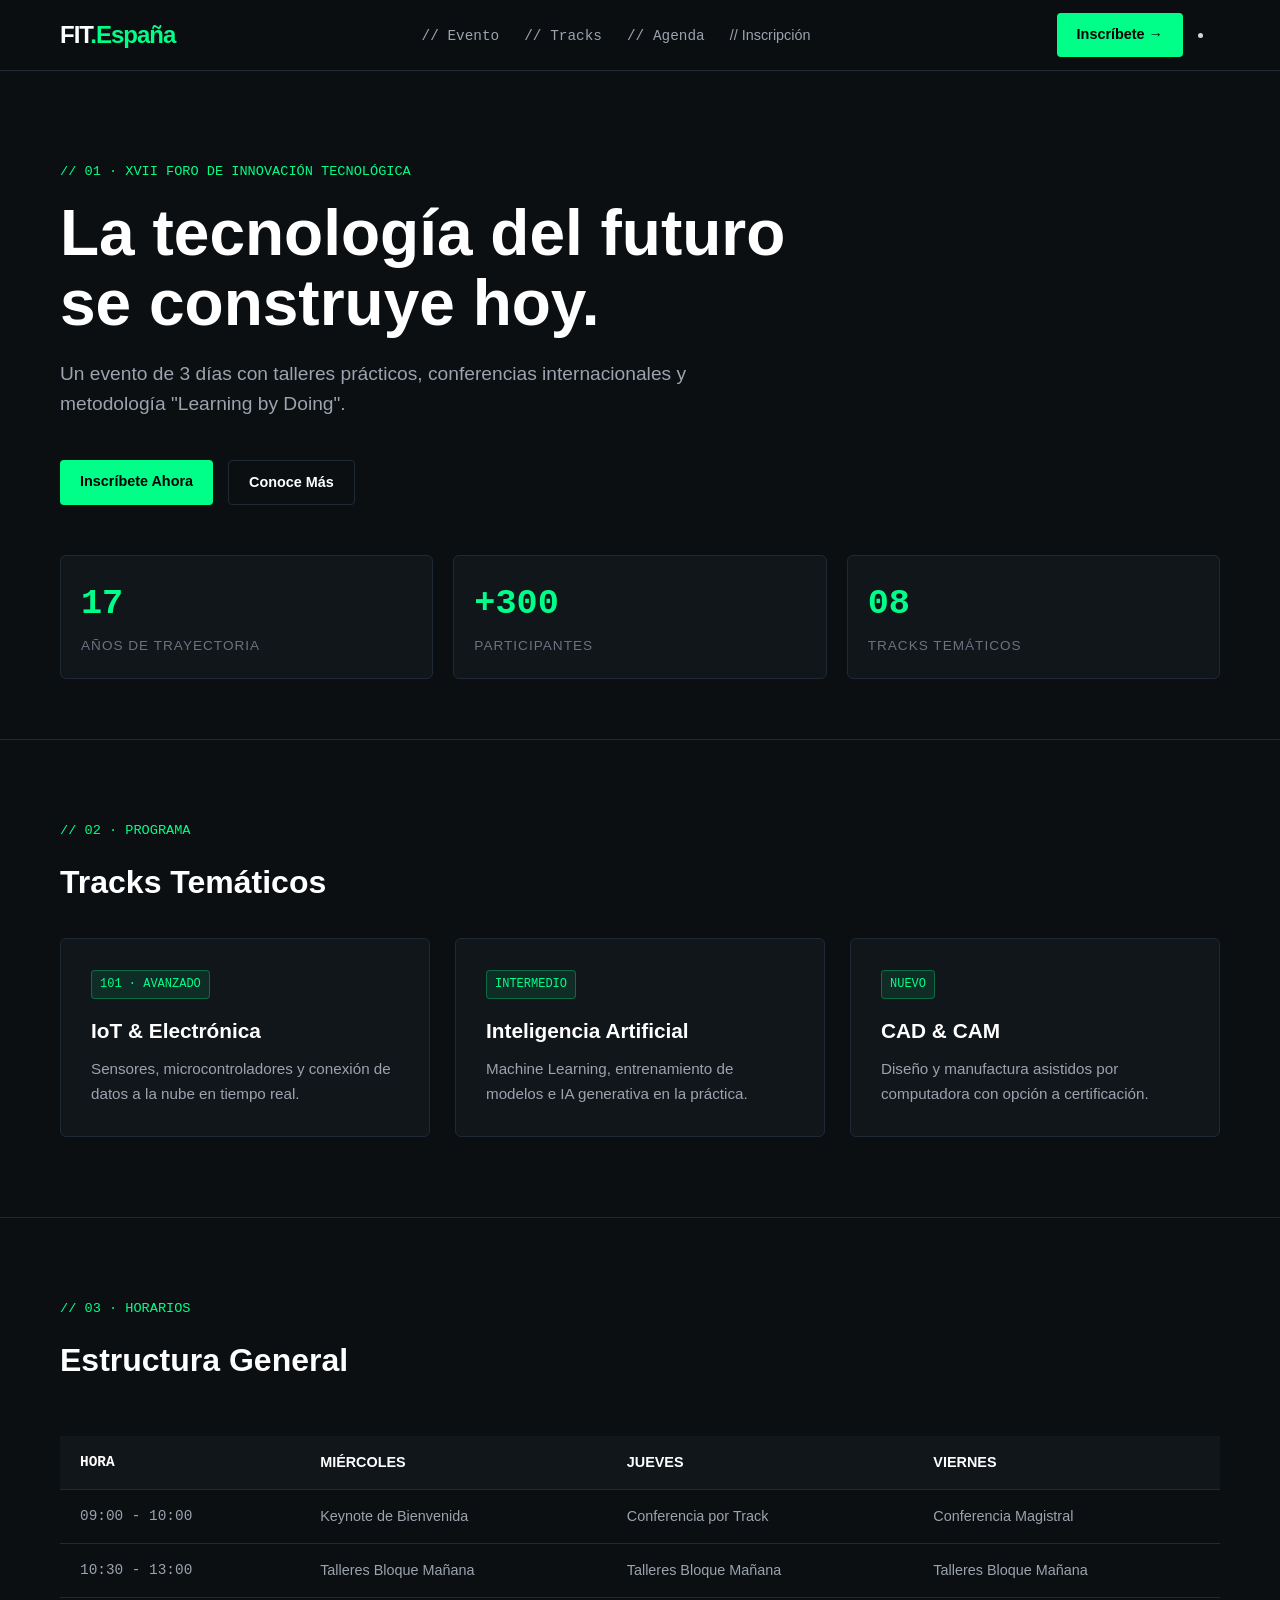
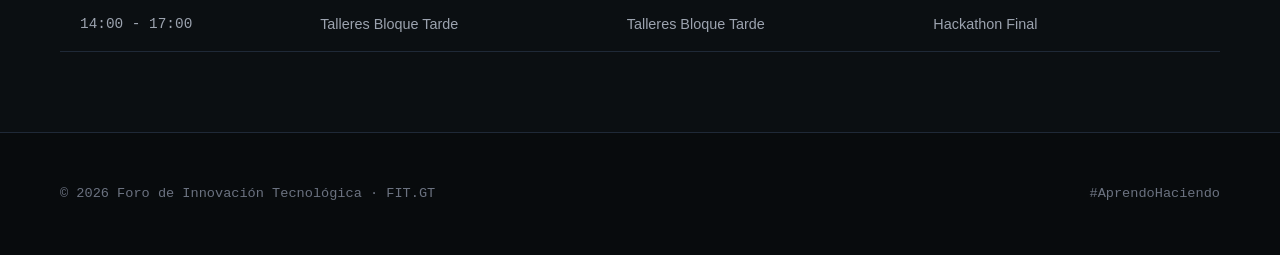
<file: index.html>
<!DOCTYPE html>
<html lang="es">
<head>
  <meta charset="UTF-8" />
  <meta name="viewport" content="width=device-width, initial-scale=1.0" />
  <title>FIT Style - Template</title>
  <link rel="stylesheet" href="style.css" />
</head>
<body>

  <header>
    <div class="container nav-container">
      <div class="logo">FIT<span>.España</span></div>
      
      <nav id="nav-menu">
        <ul>
          <li><a href="#about" class="mono">// Evento</a></li>
          <li><a href="#tracks" class="mono">// Tracks</a></li>
          <li><a href="#agenda" class="mono">// Agenda</a></li>
          <li> <a class="nav-link" href="formulario.html">  // Inscripción</a>
</li>
        </ul>
      </nav>

      <div class="header-actions">
        <a href="#register" class="btn">Inscríbete →</a>
        <li>
</li>
        <button class="mobile-toggle" id="menu-toggle" aria-label="Abrir Menú">☰</button>
      </div>
    </div>
  </header>

  <!-- HERO SECTION -->
  <section class="hero" id="about">
    <div class="container">
      <span class="tag-prefix mono">// 01 · XVII FORO DE INNOVACIÓN TECNOLÓGICA</span>
      <h1>La tecnología del futuro<br>se construye hoy.</h1>
      <p>Un evento de 3 días con talleres prácticos, conferencias internacionales y metodología "Learning by Doing".</p>
      
      <div class="cta-group">
        <a href="#register" class="btn">Inscríbete Ahora</a>
        <a href="#tracks" class="btn btn-outline">Conoce Más</a>
      </div>

      <!-- METRICS -->
      <div class="stats-grid">
        <div class="stat-card">
          <span class="stat-number mono">17</span>
          <span class="stat-label">Años de Trayectoria</span>
        </div>
        <div class="stat-card">
          <span class="stat-number mono">+300</span>
          <span class="stat-label">Participantes</span>
        </div>
        <div class="stat-card">
          <span class="stat-number mono">08</span>
          <span class="stat-label">Tracks Temáticos</span>
        </div>
      </div>
    </div>
  </section>

  <!-- TRACKS / PROGRAMA -->
  <section id="tracks">
    <div class="container">
      <span class="tag-prefix mono">// 02 · PROGRAMA</span>
      <h2 class="section-title">Tracks Temáticos</h2>

      <div class="cards-grid">
        <div class="card">
          <span class="card-badge mono">101 · AVANZADO</span>
          <h3>IoT & Electrónica</h3>
          <p>Sensores, microcontroladores y conexión de datos a la nube en tiempo real.</p>
        </div>

        <div class="card">
          <span class="card-badge mono">INTERMEDIO</span>
          <h3>Inteligencia Artificial</h3>
          <p>Machine Learning, entrenamiento de modelos e IA generativa en la práctica.</p>
        </div>

        <div class="card">
          <span class="card-badge mono">NUEVO</span>
          <h3>CAD & CAM</h3>
          <p>Diseño y manufactura asistidos por computadora con opción a certificación.</p>
        </div>
      </div>
    </div>
  </section>

  <!-- AGENDA SECTION -->
  <section id="agenda">
    <div class="container">
      <span class="tag-prefix mono">// 03 · HORARIOS</span>
      <h2 class="section-title">Estructura General</h2>

      <div class="table-wrapper">
        <table class="schedule-table">
          <thead>
            <tr>
              <th class="mono">HORA</th>
              <th>MIÉRCOLES</th>
              <th>JUEVES</th>
              <th>VIERNES</th>
            </tr>
          </thead>
          <tbody>
            <tr>
              <td class="mono">09:00 - 10:00</td>
              <td>Keynote de Bienvenida</td>
              <td>Conferencia por Track</td>
              <td>Conferencia Magistral</td>
            </tr>
            <tr>
              <td class="mono">10:30 - 13:00</td>
              <td>Talleres Bloque Mañana</td>
              <td>Talleres Bloque Mañana</td>
              <td>Talleres Bloque Mañana</td>
            </tr>
            <tr>
              <td class="mono">14:00 - 17:00</td>
              <td>Talleres Bloque Tarde</td>
              <td>Talleres Bloque Tarde</td>
              <td>Hackathon Final</td>
            </tr>
          </tbody>
        </table>
      </div>
    </div>
  </section>

  <!-- FOOTER -->
  <footer>
    <div class="container footer-flex">
      <div class="mono">
        © 2026 Foro de Innovación Tecnológica · FIT.GT
      </div>
      <div class="mono">
        #AprendoHaciendo
      </div>
    </div>
  </footer>

  <script src="app.js"></script>
</body>
</html>
</file>
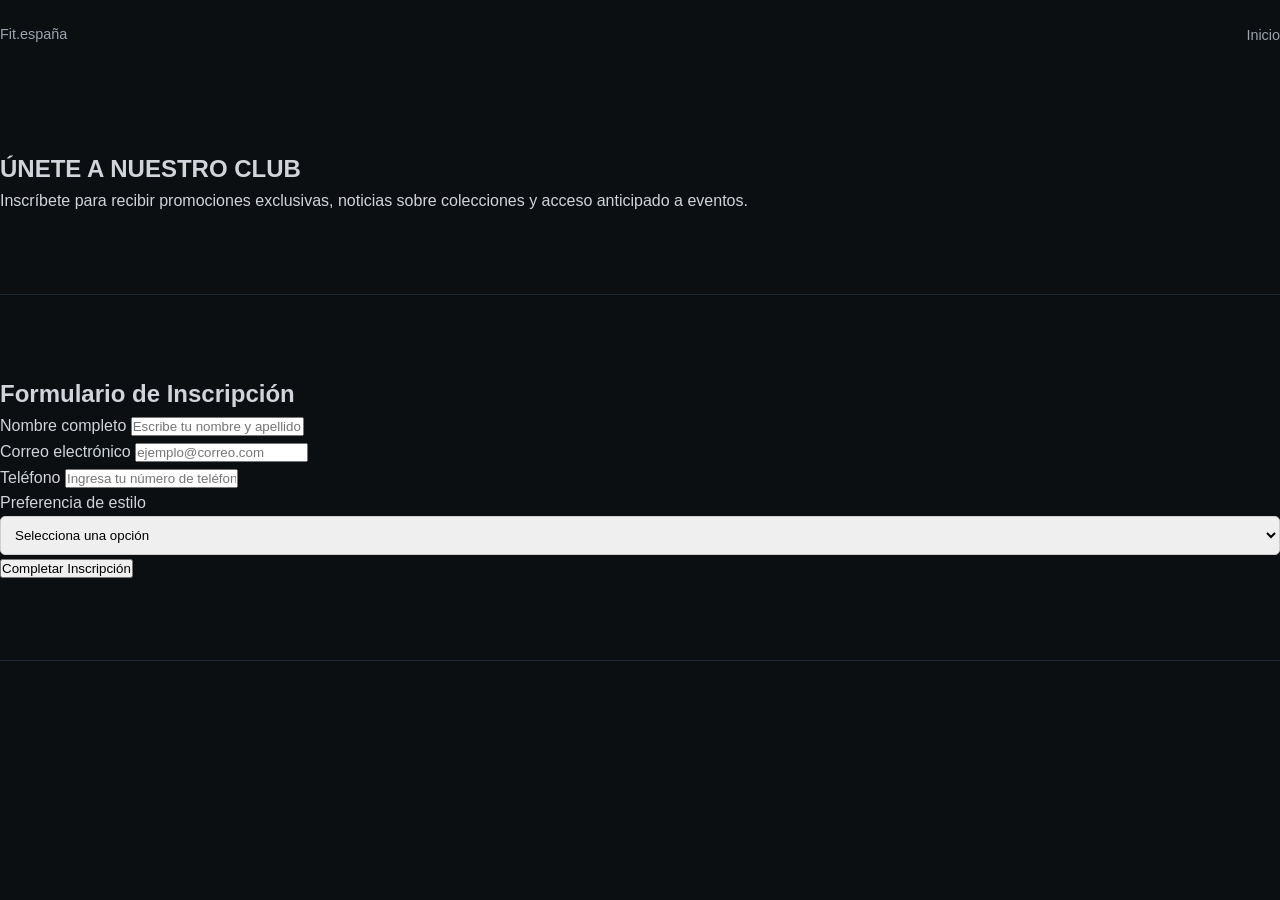
<file: formulario.html>
<!DOCTYPE html>
<html lang="es">

<head>
    <meta charset="UTF-8">
    <meta name="viewport" content="width=device-width, initial-scale=1.0">
    <title>Inscripción </title>
    <link rel="stylesheet" href="style.css">
</head>

<body>

    <nav class="navbar">
        <div class="nav-container">
            <a class="navbar-brand" href="#">
                Fit.españa
            </a>

            <ul class="nav-menu">
                <li>
                    <a class="nav-link" href="index.html">
                        Inicio
                    </a>
                </li>
                
            </ul>
        </div>
    </nav>


    <main class="main-container">

        <section class="bienvenida">
            <h1>
                ÚNETE A NUESTRO CLUB
            </h1>
            <p>
                Inscríbete para recibir promociones exclusivas, noticias sobre colecciones y acceso anticipado a eventos.
            </p>
        </section>


        <section class="bienvenida contacto-form">

            <h2>
                Formulario de Inscripción
            </h2>

            <form id="formularioInscripcion">

                <div class="campo">
                    <label for="nombre">
                        Nombre completo
                    </label>
                    <input
                        type="text"
                        id="nombre"
                        name="name"
                        placeholder="Escribe tu nombre y apellido"
                        required
                    >
                </div>

                <div class="campo">
                    <label for="correo">
                        Correo electrónico
                    </label>
                    <input
                        type="email"
                        id="correo"
                        name="email"
                        placeholder="ejemplo@correo.com"
                        required
                    >
                </div>

                <div class="campo">
                    <label for="telefono">
                        Teléfono
                    </label>
                    <input
                        type="tel"
                        id="telefono"
                        name="phone"
                        placeholder="Ingresa tu número de teléfono"
                    >
                </div>

                <div class="campo">
                    <label for="categoria">
                        Preferencia de estilo
                    </label>
                    <select id="categoria" name="category" required style="width: 100%; padding: 10px; border-radius: 5px; border: 1px solid #ccc;">
                        <option value="" disabled selected>Selecciona una opción</option>
                        <option value="chica">Mujer / Chica</option>
                        <option value="chico">Hombre / Chico</option>
                        <option value="ambos">Ambos</option>
                    </select>
                </div>

                <button
                    type="submit"
                    class="btn-agregar">
                    Completar Inscripción
                </button>

            </form>

            <h3 id="mensaje"></h3>

        </section>

    </main>


    <script>
        document
            .getElementById("formularioInscripcion")
            .addEventListener("submit", async function(event) {

                event.preventDefault();

                const formulario = document.getElementById("formularioInscripcion");
                const datos = new FormData(formulario);
                const mensaje = document.getElementById("mensaje");

                try {
                    const respuesta = await fetch(
                        "https://formspree.io/f/mgorakqr",
                        {
                            method: "POST",
                            body: datos,
                            headers: {
                                "Accept": "application/json"
                            }
                        }
                    );

                    if (respuesta.ok) {
                        mensaje.innerHTML = "✅ Te has inscrito correctamente.";
                        formulario.reset();
                    } else {
                        mensaje.innerHTML = "❌ No se pudo completar la inscripción.";
                    }

                } catch {
                    mensaje.innerHTML = "❌ Error al procesar el formulario.";
                }

            });
    </script>

</body>

</html>
</file>
<file: style.css>
/* RESET & BASE */
* {
  margin: 0;
  padding: 0;
  box-sizing: border-box;
}

body {
  background-color: #0b0f12;
  color: #d1d5db;
  font-family: 'Segoe UI', -apple-system, BlinkMacSystemFont, Roboto, sans-serif;
  line-height: 1.6;
  overflow-x: hidden;
}

.mono {
  font-family: 'Courier New', Courier, monospace;
}

/* CONTAINER */
.container {
  max-width: 1200px;
  margin: 0 auto;
  padding: 0 20px;
}

/* HEADER / NAVBAR */
header {
  border-bottom: 1px solid #1f2937;
  position: sticky;
  top: 0;
  background: rgba(11, 15, 18, 0.95);
  backdrop-filter: blur(8px);
  z-index: 100;
}

.nav-container {
  display: flex;
  justify-content: space-between;
  align-items: center;
  height: 70px;
}

.logo {
  font-weight: 800;
  font-size: 1.5rem;
  color: #ffffff;
  letter-spacing: -1px;
}

.logo span {
  color: #00ff88;
}

nav ul {
  display: flex;
  list-style: none;
  gap: 25px;
}

nav a {
  color: #9ca3af;
  text-decoration: none;
  font-size: 0.9rem;
  transition: color 0.2s;
}

nav a:hover {
  color: #00ff88;
}

.header-actions {
  display: flex;
  align-items: center;
  gap: 15px;
}

.mobile-toggle {
  display: none;
  background: transparent;
  border: 1px solid #1f2937;
  color: #00ff88;
  font-size: 1.2rem;
  padding: 5px 10px;
  border-radius: 4px;
  cursor: pointer;
}

/* BUTTONS */
.btn {
  display: inline-block;
  background-color: #00ff88;
  color: #000000;
  font-weight: 700;
  padding: 10px 20px;
  border-radius: 4px;
  text-decoration: none;
  font-size: 0.9rem;
  transition: transform 0.2s, background-color 0.2s;
}

.btn:hover {
  background-color: #00cc6a;
  transform: translateY(-2px);
}

.btn-outline {
  background: transparent;
  border: 1px solid #1f2937;
  color: #ffffff;
}

.btn-outline:hover {
  border-color: #00ff88;
  color: #00ff88;
  background: transparent;
}

/* HERO SECTION */
.hero {
  padding: 90px 0 60px;
  border-bottom: 1px solid #1f2937;
}

.tag-prefix {
  color: #00ff88;
  font-size: 0.85rem;
  margin-bottom: 15px;
  display: block;
}

.hero h1 {
  font-size: clamp(2.5rem, 5vw, 4rem);
  color: #ffffff;
  line-height: 1.1;
  margin-bottom: 20px;
  font-weight: 800;
}

.hero p {
  font-size: 1.2rem;
  color: #9ca3af;
  max-width: 650px;
  margin-bottom: 40px;
}

.cta-group {
  display: flex;
  gap: 15px;
  flex-wrap: wrap;
}

/* METRICS */
.stats-grid {
  display: grid;
  grid-template-columns: repeat(auto-fit, minmax(200px, 1fr));
  gap: 20px;
  margin-top: 50px;
}

.stat-card {
  background: #11161b;
  border: 1px solid #1f2937;
  padding: 20px;
  border-radius: 6px;
}

.stat-number {
  font-size: 2.2rem;
  font-weight: 800;
  color: #00ff88;
  display: block;
}

.stat-label {
  font-size: 0.85rem;
  color: #6b7280;
  text-transform: uppercase;
  letter-spacing: 1px;
}

/* SECTIONS COMMON */
section {
  padding: 80px 0;
  border-bottom: 1px solid #1f2937;
}

.section-title {
  font-size: 2rem;
  color: #ffffff;
  margin-bottom: 30px;
}

/* CARDS GRID (TRACKS) */
.cards-grid {
  display: grid;
  grid-template-columns: repeat(auto-fit, minmax(300px, 1fr));
  gap: 25px;
}

.card {
  background-color: #11161b;
  border: 1px solid #1f2937;
  padding: 30px;
  border-radius: 6px;
  transition: border-color 0.3s;
}

.card:hover {
  border-color: #00ff88;
}

.card-badge {
  font-size: 0.75rem;
  background: rgba(0, 255, 136, 0.1);
  color: #00ff88;
  padding: 4px 8px;
  border-radius: 4px;
  border: 1px solid rgba(0, 255, 136, 0.3);
  display: inline-block;
  margin-bottom: 15px;
}

.card h3 {
  font-size: 1.3rem;
  color: #ffffff;
  margin-bottom: 10px;
}

.card p {
  color: #9ca3af;
  font-size: 0.95rem;
}

/* TABLE */
.table-wrapper {
  overflow-x: auto;
}

.schedule-table {
  width: 100%;
  border-collapse: collapse;
  margin-top: 20px;
}

.schedule-table th,
.schedule-table td {
  padding: 15px 20px;
  text-align: left;
  border-bottom: 1px solid #1f2937;
}

.schedule-table th {
  background-color: #11161b;
  color: #ffffff;
  font-size: 0.9rem;
}

.schedule-table td {
  font-size: 0.9rem;
  color: #9ca3af;
}

.schedule-table tr:hover td {
  background-color: rgba(255, 255, 255, 0.02);
}

/* FOOTER */
footer {
  padding: 50px 0;
  background-color: #080b0d;
  color: #6b7280;
  font-size: 0.85rem;
}

.footer-flex {
  display: flex;
  justify-content: space-between;
  align-items: center;
  flex-wrap: wrap;
  gap: 20px;
}

/* RESPONSIVE */
@media (max-width: 768px) {
  .mobile-toggle {
    display: block;
  }

  nav {
    display: none;
    position: absolute;
    top: 70px;
    left: 0;
    width: 100%;
    background: #0b0f12;
    border-bottom: 1px solid #1f2937;
    padding: 20px;
  }

  nav.active {
    display: block;
  }

  nav ul {
    flex-direction: column;
    gap: 15px;
  }
}
</file>
